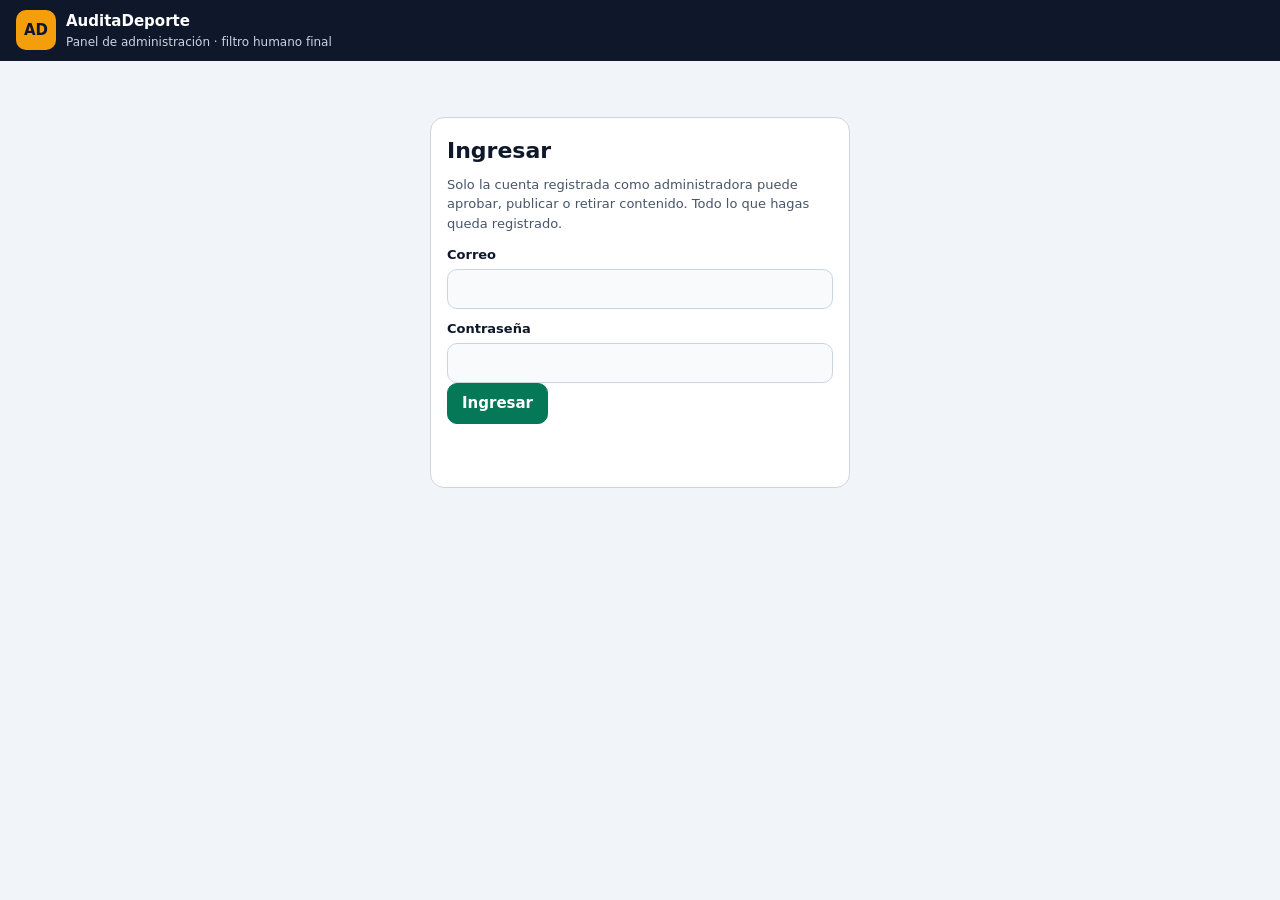
<file: admin.html>
<!DOCTYPE html>
<html lang="es">
<head>
<meta charset="UTF-8">
<meta name="viewport" content="width=device-width, initial-scale=1.0">
<meta name="robots" content="noindex, nofollow">
<meta name="referrer" content="no-referrer">
<meta http-equiv="Content-Security-Policy" content="default-src 'self'; script-src 'self'; style-src 'self'; img-src 'self' data: blob: https://*.supabase.co; connect-src 'self' https://*.supabase.co wss://*.supabase.co https://api.github.com; base-uri 'none'; form-action 'none'; object-src 'none'">
<title>AuditaDeporte · Panel de administración</title>
<link rel="stylesheet" href="admin.css">
<script src="supabase-js.min.js" defer></script>
<script src="admin.js" defer></script>
</head>
<body>
<a href="#principal" class="saltar">Saltar al contenido</a>

<header class="barra">
  <div class="marca"><span class="logo" aria-hidden="true">AD</span>
    <div><strong>AuditaDeporte</strong><small>Panel de administración · filtro humano final</small></div>
  </div>
  <div id="sesion" class="sesion" hidden>
    <span id="yo-email"></span>
    <button id="btn-salir" class="btn chico">Cerrar sesión</button>
  </div>
</header>

<main id="principal">
  <!-- ===== INGRESO ===== -->
  <section id="v-login" class="tarjeta login" aria-labelledby="t-login">
    <h1 id="t-login">Ingresar</h1>
    <p class="nota">Solo la cuenta registrada como administradora puede aprobar, publicar o retirar contenido. Todo lo que hagas queda registrado.</p>
    <form id="f-login" novalidate>
      <label for="l-email">Correo</label>
      <input id="l-email" type="email" autocomplete="username" required>
      <label for="l-pass">Contraseña</label>
      <input id="l-pass" type="password" autocomplete="current-password" required>
      <button class="btn primario" type="submit">Ingresar</button>
    </form>
    <form id="f-mfa" hidden novalidate>
      <label for="l-codigo">Código de tu app de autenticación (6 dígitos)</label>
      <input id="l-codigo" inputmode="numeric" autocomplete="one-time-code" pattern="[0-9]{6}" maxlength="6" required>
      <button class="btn primario" type="submit">Verificar</button>
    </form>
    <p id="login-estado" class="estado" role="status" aria-live="polite"></p>
    <p id="aviso-config" class="aviso" hidden>Falta completar <code>SUPABASE_URL</code> y la clave publicable en <code>admin.js</code> (bloque CONFIG).</p>
  </section>

  <!-- ===== PANEL ===== -->
  <section id="v-panel" hidden>
    <p id="aviso-latido" class="aviso" role="alert" hidden></p>
    <nav class="pestanas" role="tablist" aria-label="Secciones del panel">
      <button role="tab" data-tab="bandeja" aria-selected="true">Bandeja <span class="cuenta" id="c-bandeja"></span></button>
      <button role="tab" data-tab="alertas" aria-selected="false">Alertas <span class="cuenta alerta" id="c-vigia"></span></button>
      <button role="tab" data-tab="borradores" aria-selected="false">Borradores <span class="cuenta" id="c-borradores"></span></button>
      <button role="tab" data-tab="publicados" aria-selected="false">Publicado</button>
      <button role="tab" data-tab="fuentes" aria-selected="false">Fuentes</button>
      <button role="tab" data-tab="cargar" aria-selected="false">Cargar PDF</button>
      <button role="tab" data-tab="estado" aria-selected="false">Estado y métricas <span class="cuenta alerta" id="c-alertas"></span></button>
      <button role="tab" data-tab="historial" aria-selected="false">Historial</button>
      <button role="tab" data-tab="cuenta" aria-selected="false">Cuenta</button>
    </nav>

    <!-- Bandeja: lista + detalle -->
    <div id="p-bandeja" class="pestana" role="tabpanel">
      <div class="filtros" role="group" aria-label="Filtrar bandeja">
        <label>Origen
          <select id="f-origen">
            <option value="">Todo</option>
            <option value="cola">Agentes (documentos, redes, propuestas)</option>
            <option value="tip">Mensajes y réplicas</option>
            <option value="presentacion">Presentaciones de clubes</option>
            <option value="postulacion">Postulaciones de empresas</option>
          </select></label>
        <label>Estado de la mesa
          <select id="f-semaforo">
            <option value="">Todos</option>
            <option value="limpia">Sin observaciones</option>
            <option value="observada">Con observaciones</option>
            <option value="bloqueada">Bloqueados por la mesa</option>
          </select></label>
        <button id="btn-recargar" class="btn chico">Actualizar</button>
      </div>
      <div class="dividido">
        <ul id="lista" class="lista" aria-label="Ítems pendientes"></ul>
        <article id="detalle" class="tarjeta detalle" aria-live="polite">
          <p class="vacio">Elegí un ítem de la lista para revisarlo.</p>
        </article>
      </div>
    </div>

    <div id="p-borradores" class="pestana" role="tabpanel" hidden>
      <p class="nota">Registros que ya están en la base pero no se ven en el sitio. Publicá solo lo que hayas comprobado contra su fuente.</p>
      <div id="t-borradores"></div>
    </div>

    <div id="p-publicados" class="pestana" role="tabpanel" hidden>
      <p class="nota">Lo que hoy se ve en el sitio. Si algo es inexacto o llega una réplica que lo corrige, retiralo dejando el motivo.</p>
      <div id="t-publicados"></div>
    </div>

    <div id="p-alertas" class="pestana" role="tabpanel" hidden>
      <p class="nota">Lo que marca el vigía con reglas objetivas sobre lo que leyeron los agentes. <strong>Una alerta no es una acusación: es una pregunta para verificar.</strong> Nada de esto se publica. Cuando la resuelvas, contá qué verificaste: así se mide qué reglas aciertan.</p>
      <label class="check"><input type="checkbox" id="al-todas"> Ver también las resueltas</label>
      <div id="t-alertas"></div>
      <details class="tarjeta"><summary>Cuánto acierta cada regla</summary><div id="t-precision"></div></details>
      <details class="tarjeta"><summary>Qué normas leímos (cobertura por lugar y año)</summary><div id="t-cobertura"></div></details>
    </div>

    <div id="p-cargar" class="pestana" role="tabpanel" hidden>
      <p class="nota">Para sitios que rechazan las consultas automáticas (por ejemplo Almirante Brown). Bajá los documentos desde el sitio oficial como cualquier vecino, pegá el enlace de la página donde están publicados y subilos. Podés elegir <strong>varios a la vez</strong> (hasta 50): PDF, Word (.doc, .docx), OpenDocument (.odt, .ods), RTF, planillas (.xls, .xlsx, .csv), texto o imágenes escaneadas (.jpg, .png, .tif). El analista lo lee página por página (con OCR si es un escaneo), arma capturas con el pasaje resaltado y, si encuentra algo, lo deja en la Bandeja. Nada se publica sin que lo apruebes.</p>
      <form id="f-cargar" class="tarjeta grilla" novalidate>
        <label>Municipio o provincia donde se publicó<select id="fc-juris" required><option value="">Cargando…</option></select></label>
        <label>Club (opcional, si el documento es de un club)<select id="fc-club"><option value="">— Ninguno en particular —</option></select></label>
        <label>Enlace de la página donde están publicados<input id="fc-url" type="url" required placeholder="https://www.brown.gob.ar/boletin-oficial-2026/"></label>
        <label>Archivos (hasta 50, de hasta 50 MB cada uno)<input id="fc-archivo" type="file" multiple required
          accept=".pdf,.doc,.docx,.odt,.rtf,.xls,.xlsx,.ods,.csv,.txt,.jpg,.jpeg,.png,.tif,.tiff,.webp"></label>
        <div id="fc-lista" class="lote"></div>
        <div class="acciones"><button id="fc-enviar" class="btn primario">Subir y analizar</button> <span id="fc-estado" class="meta" role="status" aria-live="polite"></span></div>
      </form>
      <div id="t-cargados"></div>
      <h3>Reportes de ejecución presupuestaria leídos</h3>
      <p class="nota">Cuando subís un reporte del sistema RAFAM (ejecución de gastos o de recursos), el bot lo lee columna por columna, controla la aritmética y el crédito, y saca la línea de Deporte y recreación. Compará los números con el PDF y recién ahí publicá la línea de Deporte en la tarjeta del municipio.</p>
      <div id="t-ejecuciones"></div>
      <h3>Colectas relevadas (rifas, ventas, pedidos de fondos)</h3>
      <p class="nota">El bot las encuentra en el sitio de FABA y en las cuentas oficiales que puede leer. Entran sin revisar: aprobá las que son pedidos de fondos de un club, institución o selección, y descartá las de salud o de una persona en particular. Solo se guardan rasgos (para qué, cómo se pidió, torneo, monto declarado), nunca textos, nombres ni alias.</p>
      <details class="carga-colecta"><summary>Cargar a mano una colecta vista en una cuenta oficial</summary>
        <form id="f-colecta" class="form">
          <label>Cuenta (usuario, sin @)<input id="co-cuenta" required maxlength="60"></label>
          <label>Nombre visible<input id="co-nombre" required maxlength="100"></label>
          <label>Tipo de cuenta<select id="co-tipo"><option value="club">Club</option><option value="institucion">Institución o federación</option><option value="seleccion">Selección</option></select></label>
          <label>Fecha de la publicación<input id="co-fecha" type="date" required></label>
          <label>Enlace a la publicación<input id="co-url" type="url" required placeholder="https://www.instagram.com/p/…"></label>
          <fieldset><legend>Para qué</legend><div id="co-fin" class="checks"></div></fieldset>
          <fieldset><legend>Cómo se pidió</legend><div id="co-tipos" class="checks"></div></fieldset>
          <fieldset><legend>A quién se pidió</legend><div id="co-dest" class="checks"></div></fieldset>
          <fieldset><legend>Torneo</legend><div id="co-tor" class="checks"></div></fieldset>
          <label>Monto declarado (opcional)<input id="co-monto" type="number" min="0" step="1"></label>
          <label>Moneda<select id="co-moneda"><option>ARS</option><option>USD</option></select></label>
          <label>Fecha límite (opcional)<input id="co-limite" type="date"></label>
          <div class="acciones"><button class="btn primario">Guardar colecta</button></div>
        </form>
      </details>
      <div id="t-colectas"></div>
      <h3>Escudos de los clubes</h3>
      <p class="nota">El bot toma la foto de perfil de la cuenta oficial de Instagram de cada club y la propone como escudo. Aprobala solo si es el escudo (a veces es una foto de personas o de un evento).</p>
      <div id="t-escudos"></div>
      <details class="carga-colecta"><summary>Subir un escudo a mano</summary>
        <form id="f-escudo" class="form">
          <label>Club<select id="es-club" required><option value="">Elegí</option></select></label>
          <label>Imagen (JPG o PNG, hasta 1 MB)<input id="es-archivo" type="file" accept="image/jpeg,image/png" required></label>
          <label>De dónde sale<input id="es-fuente" required maxlength="120" placeholder="Sitio oficial de FABA, página del club…"></label>
          <div class="acciones"><button class="btn primario">Subir y dejar para aprobar</button></div>
        </form>
      </details>
      <h3>Autoridades de un club</h3>
      <p class="nota">Presidente, secretario, delegado ante FABA… Siempre con un enlace público que lo respalde (acta, publicación oficial del club, nota) y la fecha de esa fuente. Si se carga otra persona en el mismo cargo, la anterior queda como histórica.</p>
      <form id="f-autoridad" class="form">
        <label>Club<select id="au-club" required><option value="">Elegí</option></select></label>
        <label>Cargo<input id="au-cargo" required maxlength="60" placeholder="Presidente"></label>
        <label>Nombre y apellido<input id="au-nombre" required maxlength="100"></label>
        <label>Enlace a la fuente<input id="au-fuente" type="url" required placeholder="https://…"></label>
        <label>Fecha de la fuente<input id="au-fecha" type="date" required></label>
        <div class="acciones"><button class="btn primario">Guardar autoridad</button></div>
      </form>
      <h3>Barrido de cuentas de Instagram</h3>
      <p class="nota">El bot recorre todos los posteos de cada cuenta oficial, 150 consultas por día (el límite de Meta), y sigue donde quedó. Además de colectas marca otras publicaciones útiles: agradecimientos al Estado o a empresas, viajes, equipamiento nuevo, reclamos y avisos de torneo. Aprobá las que sirvan y descartá las de personas o salud.</p>
      <div id="t-barrido"></div>
      <h3>Convocatorias a torneos (avisos anónimos)</h3>
      <p class="nota">Lo que cargan los clubes desde la pestaña Deportistas: cuándo los avisaron, cuándo era el torneo y cuánto cubrió el municipio. El sitio muestra solo promedios. Borrá los avisos que estén claramente mal cargados.</p>
      <div id="t-convocatorias"></div>
    </div>

    <div id="p-fuentes" class="pestana" role="tabpanel" hidden>
      <p class="nota">Las páginas que revisan los agentes. Agregá solo fuentes oficiales o públicas. Una fuente "bloqueada" pidió no ser rastreada: no se fuerza.</p>
      <details class="tarjeta" id="d-fuente">
        <summary>Agregar o editar una fuente</summary>
        <form id="f-fuente" class="grilla" novalidate>
          <input type="hidden" id="ff-id">
          <label>Nombre<input id="ff-nombre" required maxlength="200"></label>
          <label>URL<input id="ff-url" type="url" required placeholder="https://…"></label>
          <label>Club o institución (slug)<input id="ff-slug" required placeholder="faba, copar, instituto-municipal-…"></label>
          <label>Tipo
            <select id="ff-tipo">
              <option value="boletin_oficial">Boletín oficial</option><option value="portal_transparencia">Portal de transparencia</option>
              <option value="igj">IGJ / registro de entidades</option><option value="compras">Compras públicas</option>
              <option value="concejo_deliberante">Concejo deliberante</option><option value="sitio_oficial">Sitio oficial</option>
              <option value="red_oficial">Feed de red oficial (RSS / YouTube)</option><option value="otro">Otro</option>
            </select></label>
          <label>Portal de origen
            <select id="ff-portal">
              <option value="sitio_oficial">Sitio oficial</option><option value="boletin_municipal">Boletín municipal</option>
              <option value="boletin_oficial_nacional">Boletín Oficial nacional</option><option value="presupuesto_abierto">Presupuesto Abierto</option>
              <option value="comprar">COMPR.AR</option><option value="red_social_oficial">Red social oficial</option><option value="otro">Otro</option>
            </select></label>
          <label>Cada cuántos días<input id="ff-frec" type="number" min="1" max="90" value="7"></label>
          <label class="check"><input id="ff-sitemap" type="checkbox"> Descubrir páginas nuevas por sitemap</label>
          <label>URL del sitemap (opcional)<input id="ff-smurl" type="url" placeholder="https://…/sitemap.xml"></label>
          <label>Patrón de URL (opcional)<input id="ff-patron" placeholder="resolucion|balance|ordenanza"></label>
          <label>Responsable<input id="ff-resp" maxlength="120"></label>
          <label class="ancho">Nota<input id="ff-nota" maxlength="300"></label>
          <div class="ancho acciones"><button class="btn primario" type="submit">Guardar fuente</button>
            <button class="btn" type="reset" id="ff-limpiar">Limpiar</button></div>
        </form>
      </details>
      <div id="t-fuentes"></div>
    </div>

    <div id="p-estado" class="pestana" role="tabpanel" hidden>
      <h2>Latido de los bots: ¿corrieron cuando tenían que correr?</h2>
      <p class="nota">Se lee de GitHub (repositorio público). Si un bot programado falla o no corre en el tiempo esperado, aparece marcado acá y con un aviso arriba del panel.</p>
      <div id="estado-latido"></div>
      <div id="estado-cobertura" class="kpis"></div>
      <h2>Alertas</h2><div id="estado-alertas"></div>
      <h2>Mesa: ¿cuánto coinciden los votantes con tus decisiones?</h2>
      <p class="nota">"Aprobó y vos rechazaste" son falsos positivos: esa regla hay que ajustarla. "Frenó y vos aprobaste" es exceso de celo.</p>
      <div id="estado-metricas"></div>
      <h2>Proponentes: ¿cuánto de lo que propone cada agente terminás aprobando?</h2>
      <div id="estado-proponentes"></div>
      <h2>Redes oficiales: ¿siguen activas?</h2>
      <p class="nota">Última lectura de cada cuenta de Instagram por la API oficial de Meta. "Sin acceso" significa que Meta todavía no permite leerla (hace falta el acceso ampliado).</p>
      <div id="estado-redes"></div>
      <h2>Últimas ejecuciones de los agentes</h2><div id="estado-ejecuciones"></div>
      <h2>Tus últimas acciones</h2><div id="estado-acciones"></div>
    </div>

    <div id="p-historial" class="pestana" role="tabpanel" hidden>
      <p class="nota">Lo ya resuelto, con quién y cuándo. Sirve para rendir cuentas.</p>
      <div id="t-historial"></div>
    </div>

    <div id="p-cuenta" class="pestana" role="tabpanel" hidden>
      <div class="tarjeta">
        <h2>Segundo factor (recomendado)</h2>
        <p class="nota">Con una app de autenticación (por ejemplo, la de tu celular), nadie puede entrar al panel solo con tu contraseña.</p>
        <p id="mfa-estado"></p>
        <button id="btn-mfa-alta" class="btn">Activar segundo factor</button>
        <div id="mfa-alta" hidden>
          <p>Escaneá este código con tu app y escribí el código de 6 dígitos que te muestra.</p>
          <img id="mfa-qr" alt="Código QR para la app de autenticación" width="200" height="200">
          <p class="nota">Si no podés escanear, cargá esta clave a mano: <code id="mfa-secreto"></code></p>
          <form id="f-mfa-alta" novalidate>
            <label for="mfa-codigo">Código</label>
            <input id="mfa-codigo" inputmode="numeric" maxlength="6" pattern="[0-9]{6}" required>
            <button class="btn primario" type="submit">Confirmar</button>
          </form>
        </div>
      </div>
    </div>
  </section>
</main>

<dialog id="dlg-confirmar" aria-labelledby="dc-titulo">
  <form method="dialog" class="dlg">
    <h2 id="dc-titulo">Confirmar</h2>
    <p id="dc-texto"></p>
    <div class="acciones">
      <button value="no" class="btn">Cancelar</button>
      <button value="si" class="btn primario" id="dc-si">Confirmar</button>
    </div>
  </form>
</dialog>
<div id="aviso" class="toast" role="status" aria-live="polite" hidden></div>
</body>
</html>
</file>
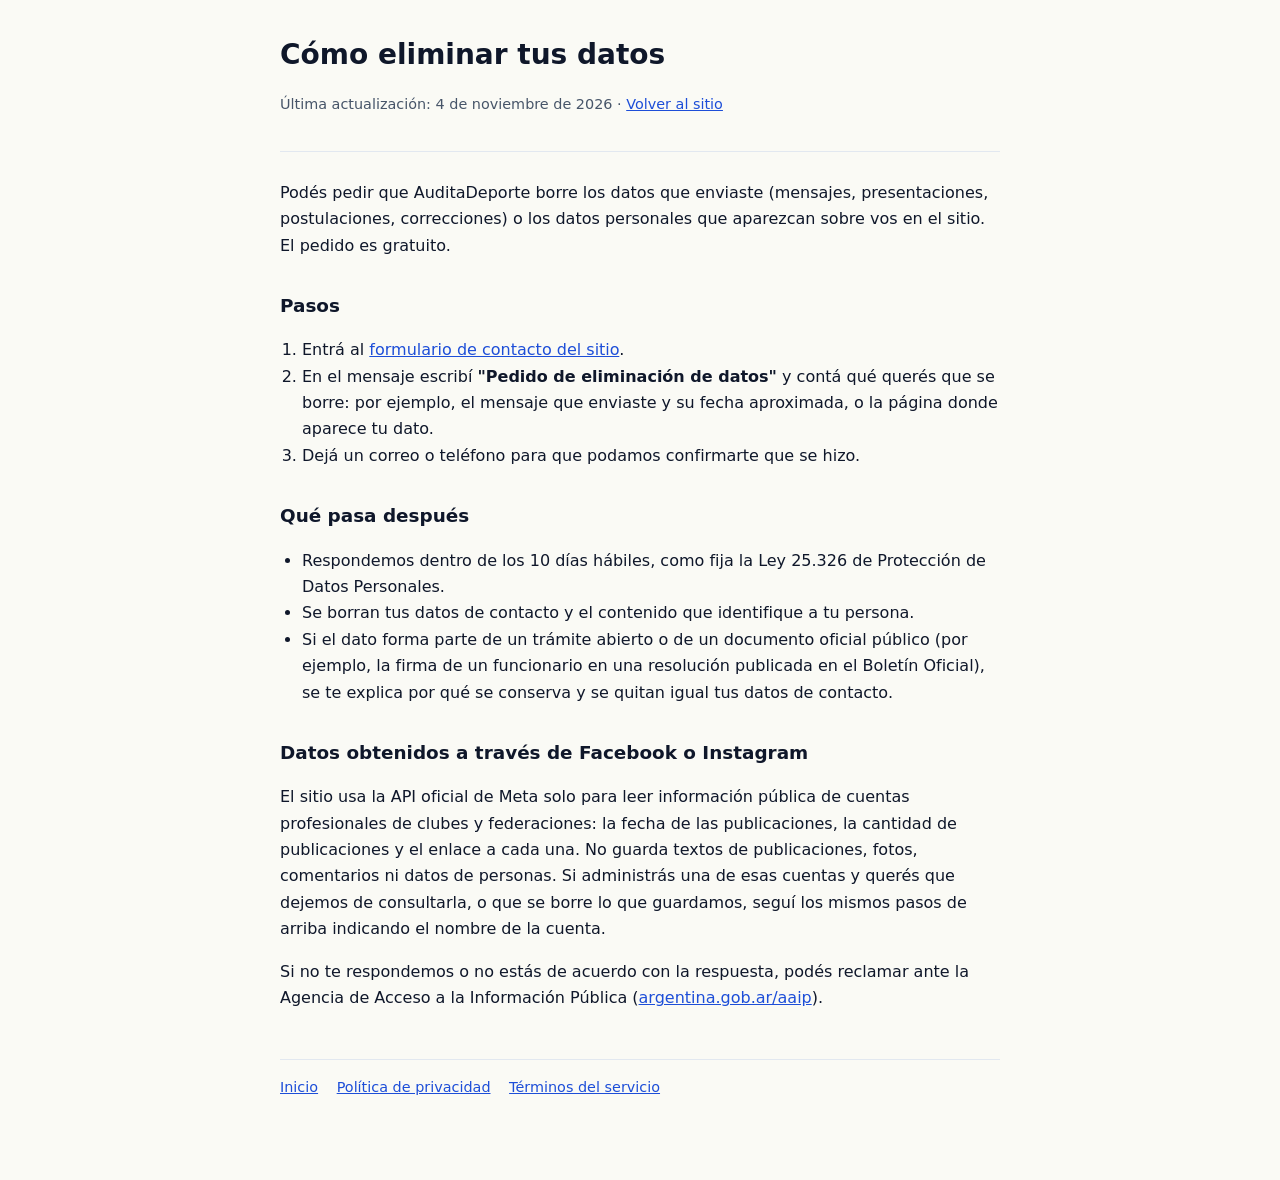
<file: eliminar-datos.html>
<!DOCTYPE html>
<html lang="es">
<head>
<meta charset="UTF-8">
<meta name="viewport" content="width=device-width, initial-scale=1.0">
<title>Eliminar mis datos — AuditaDeporte</title>
<meta name="description" content="Cómo pedir que AuditaDeporte borre los datos que enviaste o que aparecen sobre vos.">
<style>
  :root { --fondo: #fafaf5; --tinta: #0f172a; --tenue: #475569; --borde: #e2e8f0; }
  * { box-sizing: border-box; }
  body { margin: 0; background: var(--fondo); color: var(--tinta); font: 16px/1.65 system-ui, -apple-system, Segoe UI, Roboto, sans-serif; }
  main { max-width: 760px; margin: 0 auto; padding: 32px 20px 80px; }
  header { border-bottom: 1px solid var(--borde); padding-bottom: 20px; margin-bottom: 28px; }
  h1 { font-size: 1.75rem; margin: 0 0 6px; }
  h2 { font-size: 1.15rem; margin: 32px 0 8px; }
  .meta { color: var(--tenue); font-size: .9rem; }
  a { color: #1d4ed8; }
  ol, ul { padding-left: 22px; }
  footer { margin-top: 48px; padding-top: 16px; border-top: 1px solid var(--borde); color: var(--tenue); font-size: .9rem; }
  nav a { margin-right: 14px; }
</style>
</head>
<body>
<main>
  <header>
    <h1>Cómo eliminar tus datos</h1>
    <p class="meta">Última actualización: 4 de noviembre de 2026 · <a href="/">Volver al sitio</a></p>
  </header>

  <p>Podés pedir que AuditaDeporte borre los datos que enviaste (mensajes, presentaciones, postulaciones, correcciones) o los datos personales que aparezcan sobre vos en el sitio. El pedido es gratuito.</p>

  <h2>Pasos</h2>
  <ol>
    <li>Entrá al <a href="/#s-dato">formulario de contacto del sitio</a>.</li>
    <li>En el mensaje escribí <strong>"Pedido de eliminación de datos"</strong> y contá qué querés que se borre: por ejemplo, el mensaje que enviaste y su fecha aproximada, o la página donde aparece tu dato.</li>
    <li>Dejá un correo o teléfono para que podamos confirmarte que se hizo.</li>
  </ol>

  <h2>Qué pasa después</h2>
  <ul>
    <li>Respondemos dentro de los 10 días hábiles, como fija la Ley 25.326 de Protección de Datos Personales.</li>
    <li>Se borran tus datos de contacto y el contenido que identifique a tu persona.</li>
    <li>Si el dato forma parte de un trámite abierto o de un documento oficial público (por ejemplo, la firma de un funcionario en una resolución publicada en el Boletín Oficial), se te explica por qué se conserva y se quitan igual tus datos de contacto.</li>
  </ul>

  <h2>Datos obtenidos a través de Facebook o Instagram</h2>
  <p>El sitio usa la API oficial de Meta solo para leer información pública de cuentas profesionales de clubes y federaciones: la fecha de las publicaciones, la cantidad de publicaciones y el enlace a cada una. No guarda textos de publicaciones, fotos, comentarios ni datos de personas. Si administrás una de esas cuentas y querés que dejemos de consultarla, o que se borre lo que guardamos, seguí los mismos pasos de arriba indicando el nombre de la cuenta.</p>

  <p>Si no te respondemos o no estás de acuerdo con la respuesta, podés reclamar ante la Agencia de Acceso a la Información Pública (<a href="https://www.argentina.gob.ar/aaip" target="_blank" rel="noopener">argentina.gob.ar/aaip</a>).</p>

  <footer>
    <nav>
      <a href="/">Inicio</a>
      <a href="/privacidad.html">Política de privacidad</a>
      <a href="/terminos.html">Términos del servicio</a>
    </nav>
  </footer>
</main>
</body>
</html>
</file>
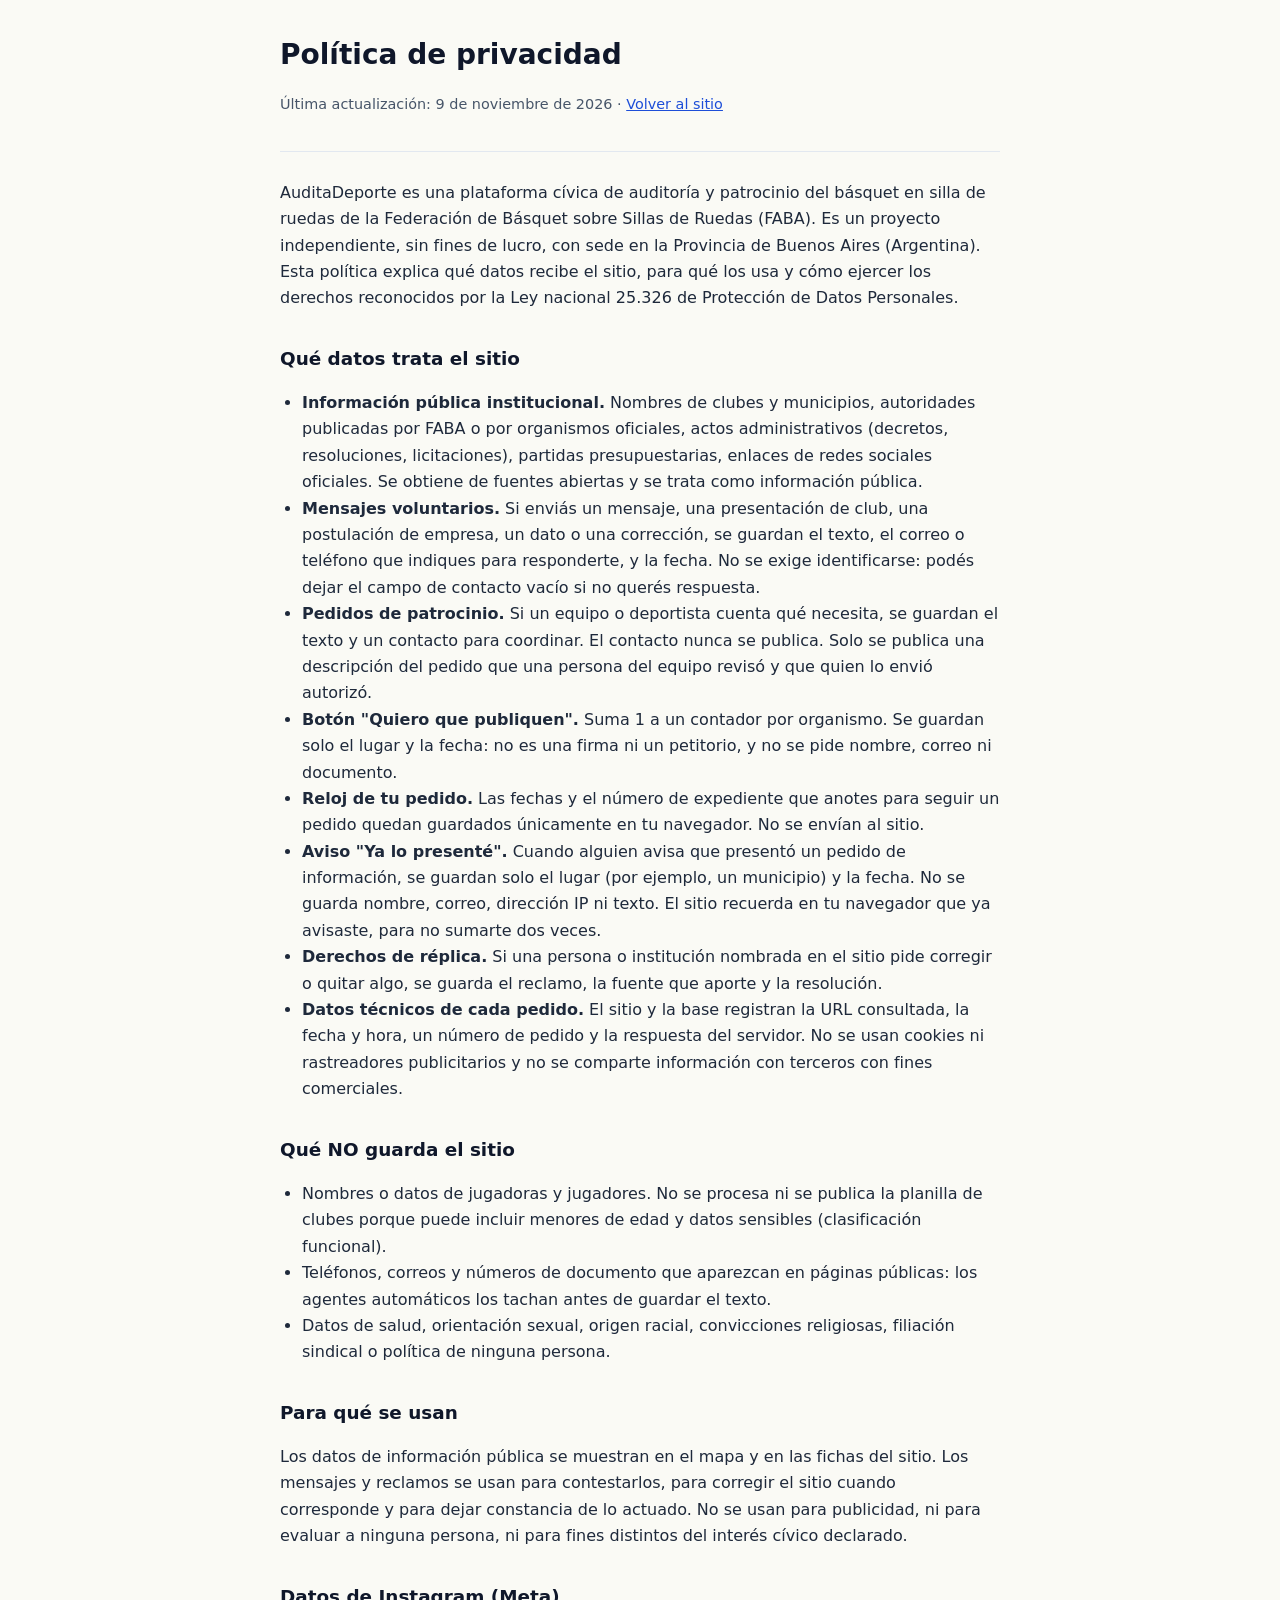
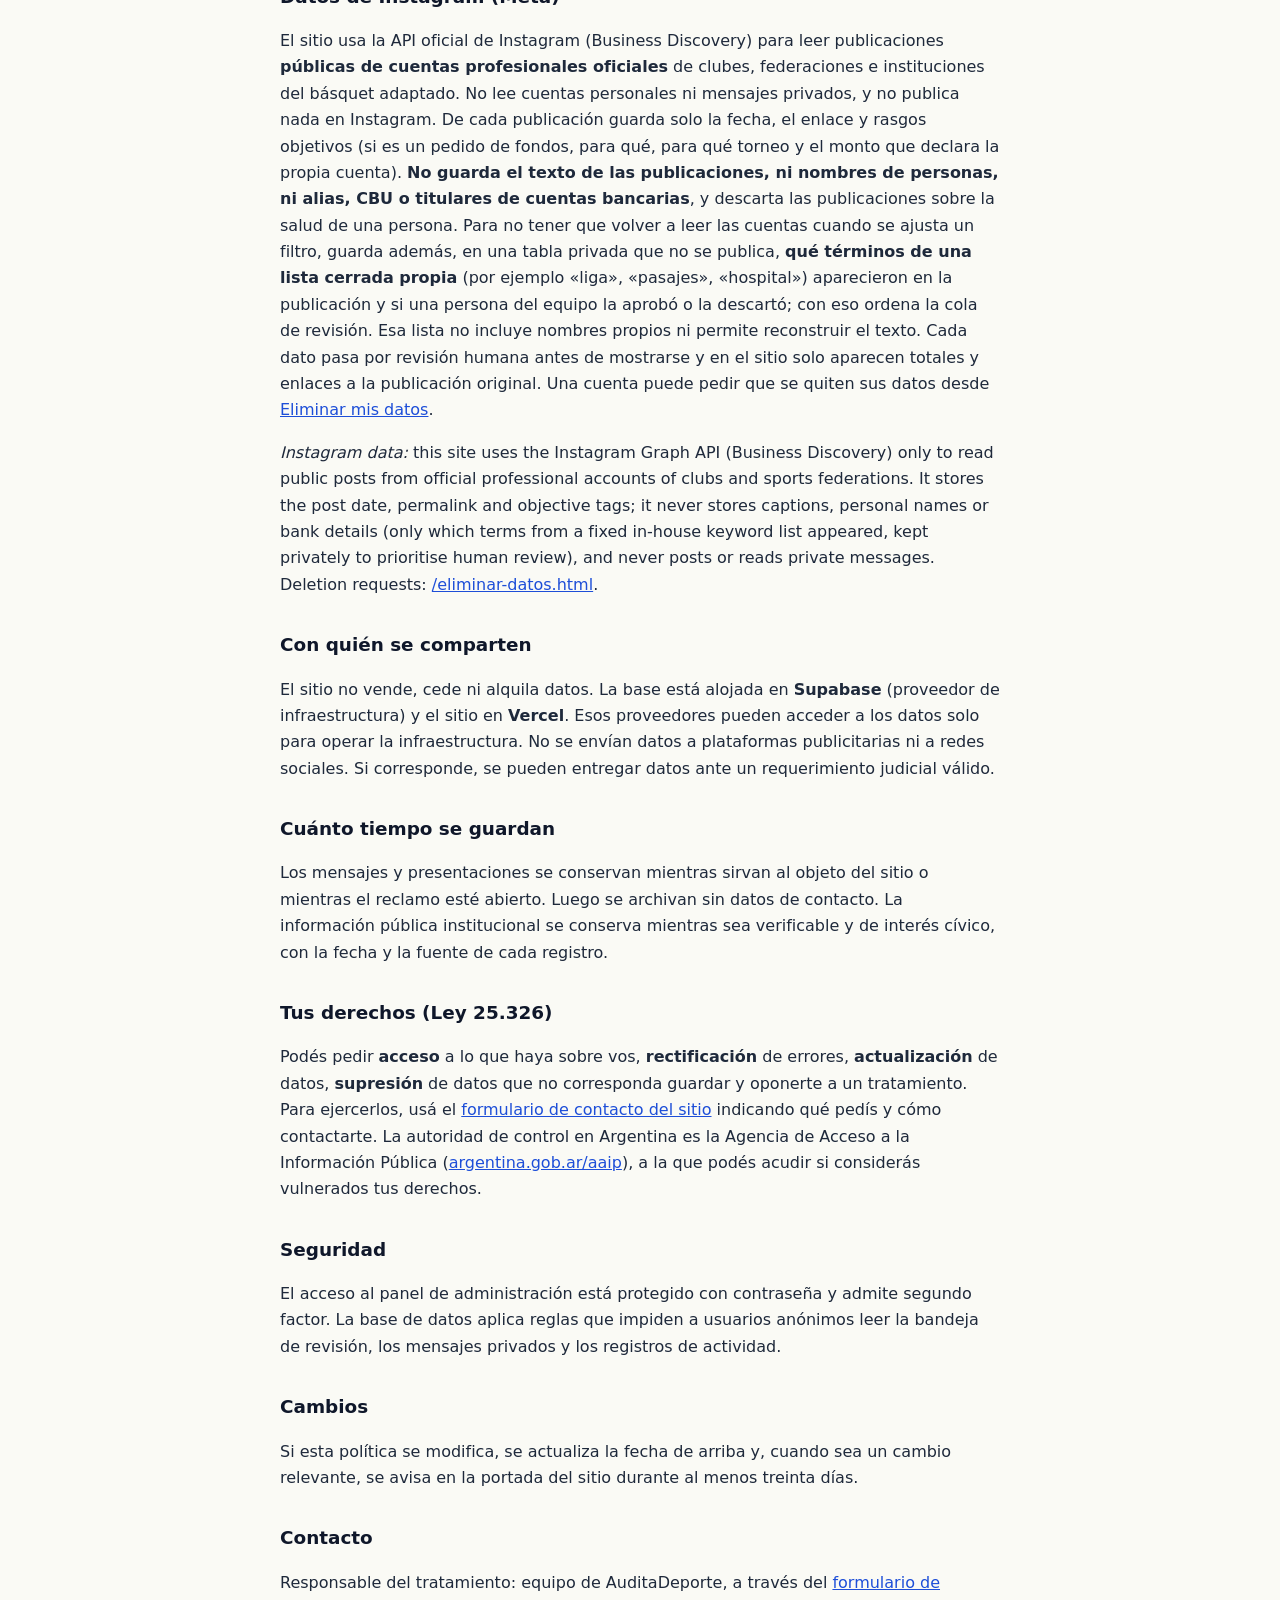
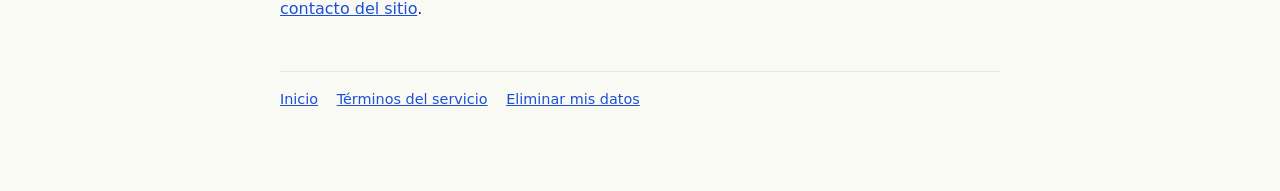
<file: privacidad.html>
<!DOCTYPE html>
<html lang="es">
<head>
<meta charset="UTF-8">
<meta name="viewport" content="width=device-width, initial-scale=1.0">
<title>Política de privacidad — AuditaDeporte</title>
<meta name="description" content="Qué datos trata AuditaDeporte, para qué, cuánto tiempo los conserva y cómo ejercer los derechos de la Ley 25.326.">
<style>
  :root { --fondo: #fafaf5; --tinta: #0f172a; --tenue: #475569; --borde: #e2e8f0; --marco: #f8fafc; }
  * { box-sizing: border-box; }
  body { margin: 0; background: var(--fondo); color: var(--tinta); font: 16px/1.65 system-ui, -apple-system, Segoe UI, Roboto, sans-serif; }
  main { max-width: 760px; margin: 0 auto; padding: 32px 20px 80px; }
  header { border-bottom: 1px solid var(--borde); padding-bottom: 20px; margin-bottom: 28px; }
  h1 { font-size: 1.75rem; margin: 0 0 6px; }
  h2 { font-size: 1.15rem; margin: 32px 0 8px; color: var(--tinta); }
  p, li { color: #1e293b; }
  .meta { color: var(--tenue); font-size: .9rem; }
  a { color: #1d4ed8; }
  .aviso { background: var(--marco); border: 1px solid var(--borde); border-radius: 10px; padding: 14px 18px; margin: 16px 0; }
  ul { padding-left: 22px; }
  footer { margin-top: 48px; padding-top: 16px; border-top: 1px solid var(--borde); color: var(--tenue); font-size: .9rem; }
  nav a { margin-right: 14px; }
</style>
</head>
<body>
<main>
  <header>
    <h1>Política de privacidad</h1>
    <p class="meta">Última actualización: 9 de noviembre de 2026 · <a href="/">Volver al sitio</a></p>
  </header>

  <p>AuditaDeporte es una plataforma cívica de auditoría y patrocinio del básquet en silla de ruedas de la Federación de Básquet sobre Sillas de Ruedas (FABA). Es un proyecto independiente, sin fines de lucro, con sede en la Provincia de Buenos Aires (Argentina). Esta política explica qué datos recibe el sitio, para qué los usa y cómo ejercer los derechos reconocidos por la Ley nacional 25.326 de Protección de Datos Personales.</p>

  <h2>Qué datos trata el sitio</h2>
  <ul>
    <li><strong>Información pública institucional.</strong> Nombres de clubes y municipios, autoridades publicadas por FABA o por organismos oficiales, actos administrativos (decretos, resoluciones, licitaciones), partidas presupuestarias, enlaces de redes sociales oficiales. Se obtiene de fuentes abiertas y se trata como información pública.</li>
    <li><strong>Mensajes voluntarios.</strong> Si enviás un mensaje, una presentación de club, una postulación de empresa, un dato o una corrección, se guardan el texto, el correo o teléfono que indiques para responderte, y la fecha. No se exige identificarse: podés dejar el campo de contacto vacío si no querés respuesta.</li>
    <li><strong>Pedidos de patrocinio.</strong> Si un equipo o deportista cuenta qué necesita, se guardan el texto y un contacto para coordinar. El contacto nunca se publica. Solo se publica una descripción del pedido que una persona del equipo revisó y que quien lo envió autorizó.</li>
    <li><strong>Botón "Quiero que publiquen".</strong> Suma 1 a un contador por organismo. Se guardan solo el lugar y la fecha: no es una firma ni un petitorio, y no se pide nombre, correo ni documento.</li>
    <li><strong>Reloj de tu pedido.</strong> Las fechas y el número de expediente que anotes para seguir un pedido quedan guardados únicamente en tu navegador. No se envían al sitio.</li>
    <li><strong>Aviso "Ya lo presenté".</strong> Cuando alguien avisa que presentó un pedido de información, se guardan solo el lugar (por ejemplo, un municipio) y la fecha. No se guarda nombre, correo, dirección IP ni texto. El sitio recuerda en tu navegador que ya avisaste, para no sumarte dos veces.</li>
    <li><strong>Derechos de réplica.</strong> Si una persona o institución nombrada en el sitio pide corregir o quitar algo, se guarda el reclamo, la fuente que aporte y la resolución.</li>
    <li><strong>Datos técnicos de cada pedido.</strong> El sitio y la base registran la URL consultada, la fecha y hora, un número de pedido y la respuesta del servidor. No se usan cookies ni rastreadores publicitarios y no se comparte información con terceros con fines comerciales.</li>
  </ul>

  <h2>Qué NO guarda el sitio</h2>
  <ul>
    <li>Nombres o datos de jugadoras y jugadores. No se procesa ni se publica la planilla de clubes porque puede incluir menores de edad y datos sensibles (clasificación funcional).</li>
    <li>Teléfonos, correos y números de documento que aparezcan en páginas públicas: los agentes automáticos los tachan antes de guardar el texto.</li>
    <li>Datos de salud, orientación sexual, origen racial, convicciones religiosas, filiación sindical o política de ninguna persona.</li>
  </ul>

  <h2>Para qué se usan</h2>
  <p>Los datos de información pública se muestran en el mapa y en las fichas del sitio. Los mensajes y reclamos se usan para contestarlos, para corregir el sitio cuando corresponde y para dejar constancia de lo actuado. No se usan para publicidad, ni para evaluar a ninguna persona, ni para fines distintos del interés cívico declarado.</p>

  <h2>Datos de Instagram (Meta)</h2>
  <p>El sitio usa la API oficial de Instagram (Business Discovery) para leer publicaciones <strong>públicas de cuentas profesionales oficiales</strong> de clubes, federaciones e instituciones del básquet adaptado. No lee cuentas personales ni mensajes privados, y no publica nada en Instagram. De cada publicación guarda solo la fecha, el enlace y rasgos objetivos (si es un pedido de fondos, para qué, para qué torneo y el monto que declara la propia cuenta). <strong>No guarda el texto de las publicaciones, ni nombres de personas, ni alias, CBU o titulares de cuentas bancarias</strong>, y descarta las publicaciones sobre la salud de una persona. Para no tener que volver a leer las cuentas cuando se ajusta un filtro, guarda además, en una tabla privada que no se publica, <strong>qué términos de una lista cerrada propia</strong> (por ejemplo «liga», «pasajes», «hospital») aparecieron en la publicación y si una persona del equipo la aprobó o la descartó; con eso ordena la cola de revisión. Esa lista no incluye nombres propios ni permite reconstruir el texto. Cada dato pasa por revisión humana antes de mostrarse y en el sitio solo aparecen totales y enlaces a la publicación original. Una cuenta puede pedir que se quiten sus datos desde <a href="/eliminar-datos.html">Eliminar mis datos</a>.</p>
  <p><em>Instagram data:</em> this site uses the Instagram Graph API (Business Discovery) only to read public posts from official professional accounts of clubs and sports federations. It stores the post date, permalink and objective tags; it never stores captions, personal names or bank details (only which terms from a fixed in-house keyword list appeared, kept privately to prioritise human review), and never posts or reads private messages. Deletion requests: <a href="/eliminar-datos.html">/eliminar-datos.html</a>.</p>

  <h2>Con quién se comparten</h2>
  <p>El sitio no vende, cede ni alquila datos. La base está alojada en <strong>Supabase</strong> (proveedor de infraestructura) y el sitio en <strong>Vercel</strong>. Esos proveedores pueden acceder a los datos solo para operar la infraestructura. No se envían datos a plataformas publicitarias ni a redes sociales. Si corresponde, se pueden entregar datos ante un requerimiento judicial válido.</p>

  <h2>Cuánto tiempo se guardan</h2>
  <p>Los mensajes y presentaciones se conservan mientras sirvan al objeto del sitio o mientras el reclamo esté abierto. Luego se archivan sin datos de contacto. La información pública institucional se conserva mientras sea verificable y de interés cívico, con la fecha y la fuente de cada registro.</p>

  <h2>Tus derechos (Ley 25.326)</h2>
  <p>Podés pedir <strong>acceso</strong> a lo que haya sobre vos, <strong>rectificación</strong> de errores, <strong>actualización</strong> de datos, <strong>supresión</strong> de datos que no corresponda guardar y oponerte a un tratamiento. Para ejercerlos, usá el <a href="/#s-dato">formulario de contacto del sitio</a> indicando qué pedís y cómo contactarte. La autoridad de control en Argentina es la Agencia de Acceso a la Información Pública (<a href="https://www.argentina.gob.ar/aaip" target="_blank" rel="noopener">argentina.gob.ar/aaip</a>), a la que podés acudir si considerás vulnerados tus derechos.</p>

  <h2>Seguridad</h2>
  <p>El acceso al panel de administración está protegido con contraseña y admite segundo factor. La base de datos aplica reglas que impiden a usuarios anónimos leer la bandeja de revisión, los mensajes privados y los registros de actividad.</p>

  <h2>Cambios</h2>
  <p>Si esta política se modifica, se actualiza la fecha de arriba y, cuando sea un cambio relevante, se avisa en la portada del sitio durante al menos treinta días.</p>

  <h2>Contacto</h2>
  <p>Responsable del tratamiento: equipo de AuditaDeporte, a través del <a href="/#s-dato">formulario de contacto del sitio</a>.</p>

  <footer>
    <nav>
      <a href="/">Inicio</a>
      <a href="/terminos.html">Términos del servicio</a>
      <a href="/eliminar-datos.html">Eliminar mis datos</a>
    </nav>
  </footer>
</main>
</body>
</html>
</file>
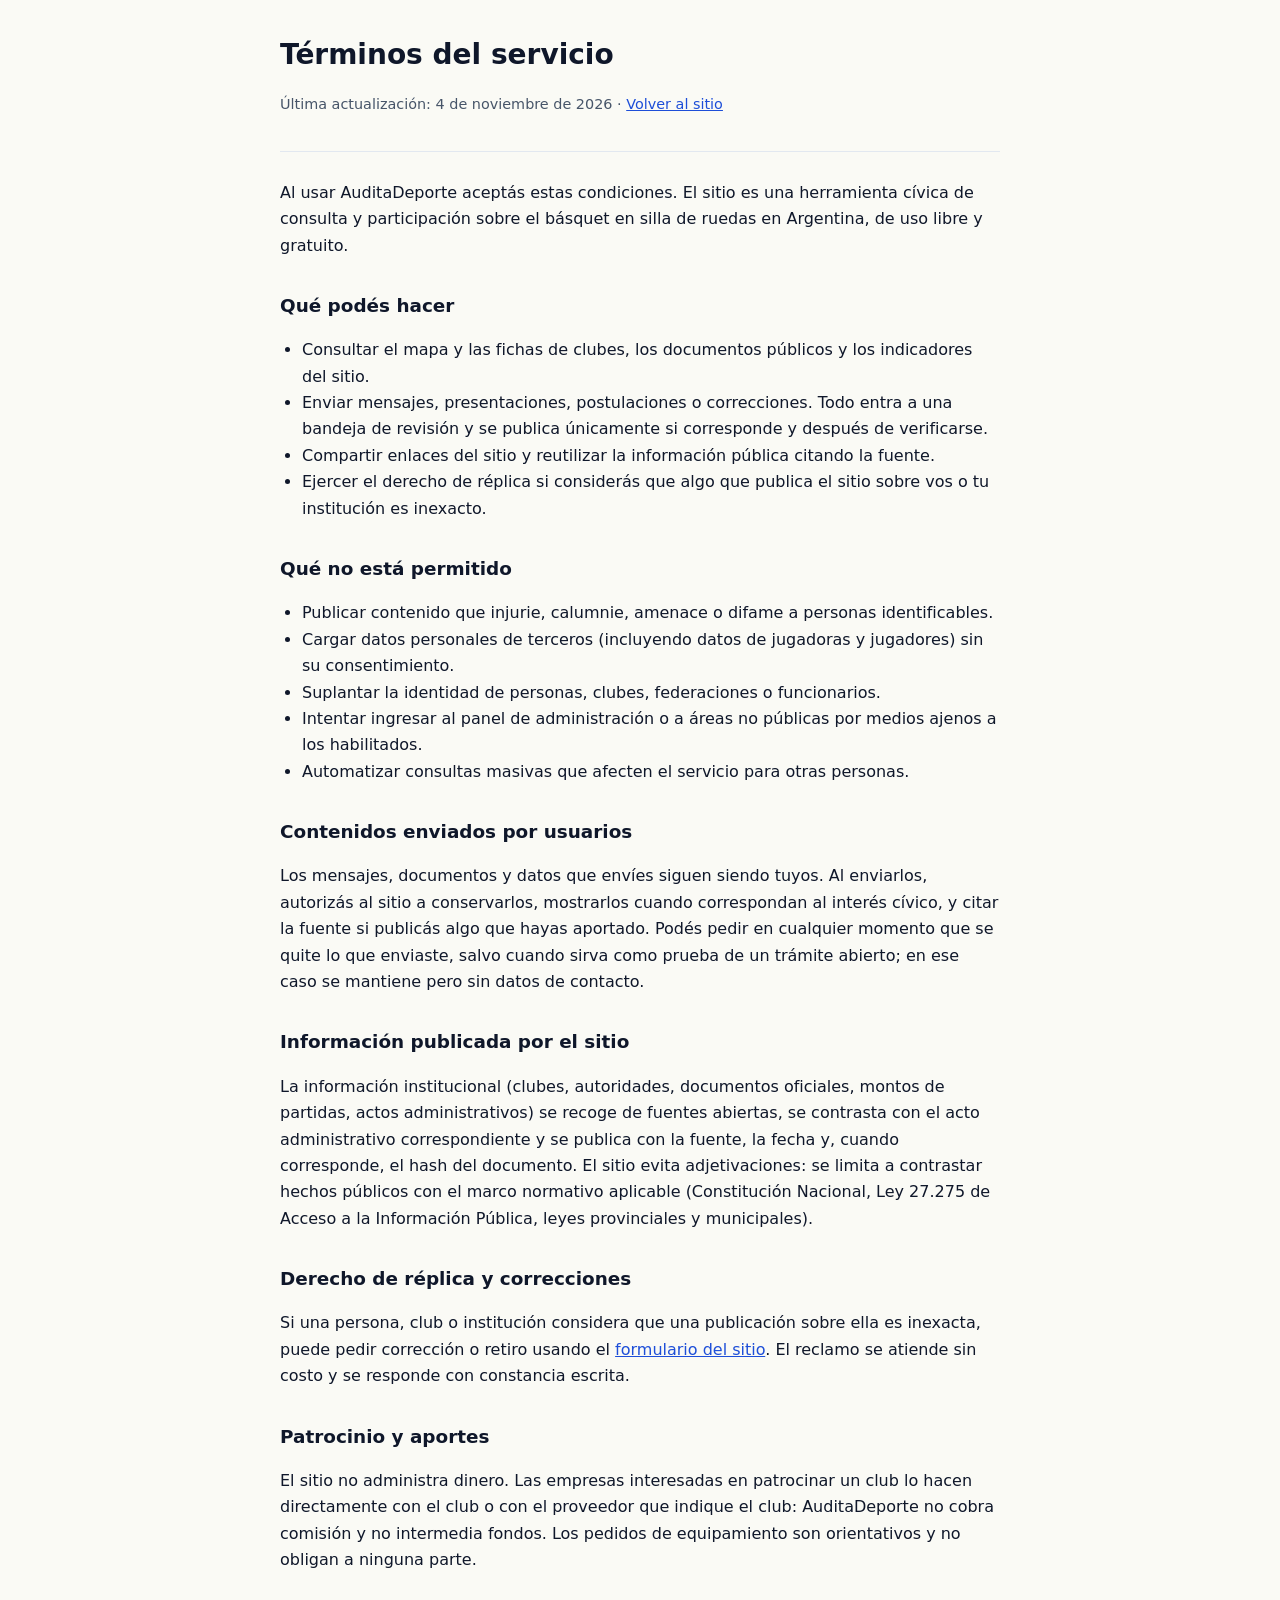
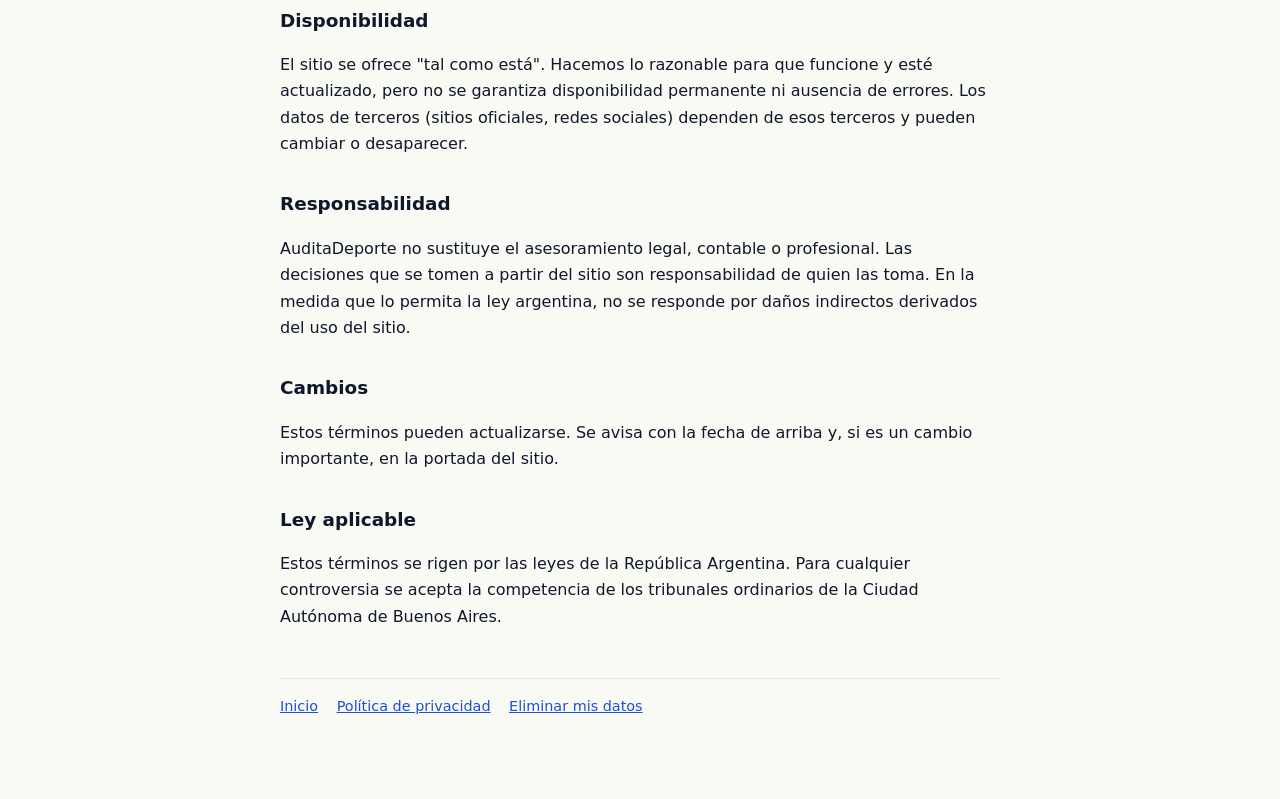
<file: terminos.html>
<!DOCTYPE html>
<html lang="es">
<head>
<meta charset="UTF-8">
<meta name="viewport" content="width=device-width, initial-scale=1.0">
<title>Términos del servicio — AuditaDeporte</title>
<meta name="description" content="Reglas de uso de AuditaDeporte: qué podés hacer en el sitio, cómo se tratan los contenidos y los límites de responsabilidad.">
<style>
  :root { --fondo: #fafaf5; --tinta: #0f172a; --tenue: #475569; --borde: #e2e8f0; --marco: #f8fafc; }
  * { box-sizing: border-box; }
  body { margin: 0; background: var(--fondo); color: var(--tinta); font: 16px/1.65 system-ui, -apple-system, Segoe UI, Roboto, sans-serif; }
  main { max-width: 760px; margin: 0 auto; padding: 32px 20px 80px; }
  header { border-bottom: 1px solid var(--borde); padding-bottom: 20px; margin-bottom: 28px; }
  h1 { font-size: 1.75rem; margin: 0 0 6px; }
  h2 { font-size: 1.15rem; margin: 32px 0 8px; }
  .meta { color: var(--tenue); font-size: .9rem; }
  a { color: #1d4ed8; }
  ul { padding-left: 22px; }
  footer { margin-top: 48px; padding-top: 16px; border-top: 1px solid var(--borde); color: var(--tenue); font-size: .9rem; }
  nav a { margin-right: 14px; }
</style>
</head>
<body>
<main>
  <header>
    <h1>Términos del servicio</h1>
    <p class="meta">Última actualización: 4 de noviembre de 2026 · <a href="/">Volver al sitio</a></p>
  </header>

  <p>Al usar AuditaDeporte aceptás estas condiciones. El sitio es una herramienta cívica de consulta y participación sobre el básquet en silla de ruedas en Argentina, de uso libre y gratuito.</p>

  <h2>Qué podés hacer</h2>
  <ul>
    <li>Consultar el mapa y las fichas de clubes, los documentos públicos y los indicadores del sitio.</li>
    <li>Enviar mensajes, presentaciones, postulaciones o correcciones. Todo entra a una bandeja de revisión y se publica únicamente si corresponde y después de verificarse.</li>
    <li>Compartir enlaces del sitio y reutilizar la información pública citando la fuente.</li>
    <li>Ejercer el derecho de réplica si considerás que algo que publica el sitio sobre vos o tu institución es inexacto.</li>
  </ul>

  <h2>Qué no está permitido</h2>
  <ul>
    <li>Publicar contenido que injurie, calumnie, amenace o difame a personas identificables.</li>
    <li>Cargar datos personales de terceros (incluyendo datos de jugadoras y jugadores) sin su consentimiento.</li>
    <li>Suplantar la identidad de personas, clubes, federaciones o funcionarios.</li>
    <li>Intentar ingresar al panel de administración o a áreas no públicas por medios ajenos a los habilitados.</li>
    <li>Automatizar consultas masivas que afecten el servicio para otras personas.</li>
  </ul>

  <h2>Contenidos enviados por usuarios</h2>
  <p>Los mensajes, documentos y datos que envíes siguen siendo tuyos. Al enviarlos, autorizás al sitio a conservarlos, mostrarlos cuando correspondan al interés cívico, y citar la fuente si publicás algo que hayas aportado. Podés pedir en cualquier momento que se quite lo que enviaste, salvo cuando sirva como prueba de un trámite abierto; en ese caso se mantiene pero sin datos de contacto.</p>

  <h2>Información publicada por el sitio</h2>
  <p>La información institucional (clubes, autoridades, documentos oficiales, montos de partidas, actos administrativos) se recoge de fuentes abiertas, se contrasta con el acto administrativo correspondiente y se publica con la fuente, la fecha y, cuando corresponde, el hash del documento. El sitio evita adjetivaciones: se limita a contrastar hechos públicos con el marco normativo aplicable (Constitución Nacional, Ley 27.275 de Acceso a la Información Pública, leyes provinciales y municipales).</p>

  <h2>Derecho de réplica y correcciones</h2>
  <p>Si una persona, club o institución considera que una publicación sobre ella es inexacta, puede pedir corrección o retiro usando el <a href="/#s-dato">formulario del sitio</a>. El reclamo se atiende sin costo y se responde con constancia escrita.</p>

  <h2>Patrocinio y aportes</h2>
  <p>El sitio no administra dinero. Las empresas interesadas en patrocinar un club lo hacen directamente con el club o con el proveedor que indique el club: AuditaDeporte no cobra comisión y no intermedia fondos. Los pedidos de equipamiento son orientativos y no obligan a ninguna parte.</p>

  <h2>Disponibilidad</h2>
  <p>El sitio se ofrece "tal como está". Hacemos lo razonable para que funcione y esté actualizado, pero no se garantiza disponibilidad permanente ni ausencia de errores. Los datos de terceros (sitios oficiales, redes sociales) dependen de esos terceros y pueden cambiar o desaparecer.</p>

  <h2>Responsabilidad</h2>
  <p>AuditaDeporte no sustituye el asesoramiento legal, contable o profesional. Las decisiones que se tomen a partir del sitio son responsabilidad de quien las toma. En la medida que lo permita la ley argentina, no se responde por daños indirectos derivados del uso del sitio.</p>

  <h2>Cambios</h2>
  <p>Estos términos pueden actualizarse. Se avisa con la fecha de arriba y, si es un cambio importante, en la portada del sitio.</p>

  <h2>Ley aplicable</h2>
  <p>Estos términos se rigen por las leyes de la República Argentina. Para cualquier controversia se acepta la competencia de los tribunales ordinarios de la Ciudad Autónoma de Buenos Aires.</p>

  <footer>
    <nav>
      <a href="/">Inicio</a>
      <a href="/privacidad.html">Política de privacidad</a>
      <a href="/eliminar-datos.html">Eliminar mis datos</a>
    </nav>
  </footer>
</main>
</body>
</html>
</file>
<file: admin.css>
:root {
  --fondo: #f1f5f9; --sup: #ffffff; --sup2: #f8fafc; --texto: #0f172a; --suave: #475569; --borde: #cbd5e1;
  --barra: #0f172a; --acento: #f59e0b; --acento-suave: #fffbeb;
  --ok: #047857; --ok-suave: #ecfdf5; --obs: #b45309; --obs-suave: #fef3c7; --mal: #be123c; --mal-suave: #ffe4e6;
  --enlace: #1d4ed8; --radio: 14px;
  color-scheme: light;
}
@media (prefers-color-scheme: dark) {
  :root:not([data-theme="light"]) {
    --fondo: #0b1220; --sup: #111a2e; --sup2: #0f1729; --texto: #e2e8f0; --suave: #94a3b8; --borde: #334155;
    --barra: #020617; --acento-suave: #3a2a06; --ok: #34d399; --ok-suave: #052e22; --obs: #fbbf24; --obs-suave: #3a2a06;
    --mal: #fb7185; --mal-suave: #3b0a16; --enlace: #93c5fd; color-scheme: dark;
  }
}
* { box-sizing: border-box; }
body { margin: 0; background: var(--fondo); color: var(--texto); font: 15px/1.5 system-ui, -apple-system, "Segoe UI", Roboto, sans-serif; }
a { color: var(--enlace); overflow-wrap: anywhere; }
code { font-size: .85em; background: var(--sup2); border: 1px solid var(--borde); border-radius: 6px; padding: 1px 5px; overflow-wrap: anywhere; }
:focus-visible { outline: 3px solid var(--acento); outline-offset: 2px; border-radius: 6px; }
.saltar { position: absolute; left: -9999px; } .saltar:focus { left: 8px; top: 8px; z-index: 99; background: var(--acento); color: #0f172a; padding: 8px 12px; border-radius: 8px; }
[hidden] { display: none !important; }

.barra { background: var(--barra); color: #fff; display: flex; align-items: center; justify-content: space-between; gap: 12px; padding: 10px 16px; flex-wrap: wrap; position: sticky; top: 0; z-index: 10; }
.marca { display: flex; align-items: center; gap: 10px; } .marca small { display: block; color: #cbd5e1; font-size: 12px; }
.logo { display: grid; place-items: center; width: 40px; height: 40px; border-radius: 10px; background: var(--acento); color: #0f172a; font-weight: 900; }
.sesion { display: flex; align-items: center; gap: 10px; font-size: 13px; color: #cbd5e1; overflow-wrap: anywhere; }
main { max-width: 1280px; margin: 0 auto; padding: 16px; }
h1 { font-size: 22px; margin: 0 0 8px; } h2 { font-size: 17px; margin: 22px 0 8px; } h3 { font-size: 15px; margin: 14px 0 6px; }

.tarjeta { background: var(--sup); border: 1px solid var(--borde); border-radius: var(--radio); padding: 16px; }
.login { max-width: 420px; margin: 40px auto; }
.nota { color: var(--suave); font-size: 13px; margin: 4px 0 12px; }
.aviso { background: var(--obs-suave); color: var(--obs); border-radius: 10px; padding: 10px; font-size: 13px; }
.estado { min-height: 1.4em; font-size: 14px; }
label { display: block; font-size: 13px; font-weight: 600; margin: 10px 0 4px; }
label.check { display: flex; gap: 8px; align-items: center; font-weight: 500; }
input, select, textarea { width: 100%; font: inherit; color: var(--texto); background: var(--sup2); border: 1px solid var(--borde); border-radius: 10px; padding: 8px 10px; }
input[type="checkbox"] { width: auto; }
textarea { min-height: 96px; resize: vertical; }
.btn { font: inherit; font-weight: 700; border: 1px solid var(--borde); background: var(--sup); color: var(--texto); border-radius: 10px; padding: 8px 14px; cursor: pointer; min-height: 40px; }
.btn:hover { border-color: var(--suave); }
.btn.chico { min-height: 32px; padding: 4px 10px; font-size: 13px; }
.btn.primario { background: var(--ok); border-color: var(--ok); color: #fff; }
.btn.peligro { background: var(--mal); border-color: var(--mal); color: #fff; }
.btn[disabled] { opacity: .55; cursor: not-allowed; }
.acciones { display: flex; flex-wrap: wrap; gap: 8px; margin-top: 12px; }

.pestanas { display: flex; gap: 6px; overflow-x: auto; padding-bottom: 6px; margin-bottom: 12px; border-bottom: 1px solid var(--borde); }
.pestanas button { font: inherit; font-weight: 600; white-space: nowrap; background: none; border: 1px solid transparent; border-radius: 10px 10px 0 0; padding: 8px 12px; color: var(--suave); cursor: pointer; }
.pestanas button[aria-selected="true"] { color: var(--texto); background: var(--acento-suave); border-color: var(--acento); }
.cuenta { display: inline-block; min-width: 20px; padding: 0 6px; border-radius: 999px; background: var(--borde); color: var(--texto); font-size: 12px; text-align: center; }
.cuenta:empty { display: none; } .cuenta.alerta { background: var(--mal); color: #fff; }

.filtros { display: flex; flex-wrap: wrap; gap: 12px; align-items: end; margin-bottom: 12px; }
.filtros label { margin: 0; } .filtros select { min-width: 200px; }
.dividido { display: grid; grid-template-columns: minmax(260px, 380px) 1fr; gap: 14px; align-items: start; }
@media (max-width: 860px) { .dividido { grid-template-columns: 1fr; } }
.lista { list-style: none; margin: 0; padding: 0; display: grid; gap: 8px; max-height: 75vh; overflow: auto; }
.lista button { width: 100%; text-align: left; font: inherit; color: var(--texto); background: var(--sup); border: 1px solid var(--borde); border-left: 5px solid var(--borde); border-radius: 12px; padding: 10px 12px; cursor: pointer; }
.lista button[aria-current="true"] { outline: 2px solid var(--acento); }
.lista .limpia { border-left-color: var(--ok); } .lista .observada { border-left-color: var(--obs); } .lista .bloqueada { border-left-color: var(--mal); }
.lista strong { display: block; font-size: 14px; overflow-wrap: anywhere; }
.meta { color: var(--suave); font-size: 12px; overflow-wrap: anywhere; }
.chip { display: inline-block; font-size: 11px; font-weight: 700; padding: 1px 8px; border-radius: 999px; background: var(--sup2); border: 1px solid var(--borde); margin-right: 4px; }
.chip.ok { background: var(--ok-suave); color: var(--ok); border-color: transparent; }
.chip.obs { background: var(--obs-suave); color: var(--obs); border-color: transparent; }
.chip.mal { background: var(--mal-suave); color: var(--mal); border-color: transparent; }
.detalle { min-height: 240px; } .vacio { color: var(--suave); }
.campo { margin: 6px 0; overflow-wrap: anywhere; } .campo b { color: var(--suave); font-weight: 600; margin-right: 6px; }
.cita { background: var(--sup2); border-left: 4px solid var(--acento); padding: 8px 12px; border-radius: 8px; white-space: pre-wrap; overflow-wrap: anywhere; }
.bloque { border-top: 1px solid var(--borde); margin-top: 14px; padding-top: 10px; }
.pistas { font-size: 13px; color: var(--obs); margin: 4px 0; padding-left: 18px; }
.oculto-dato { filter: blur(5px); cursor: pointer; user-select: none; }

table { width: 100%; border-collapse: collapse; font-size: 13px; background: var(--sup); border: 1px solid var(--borde); border-radius: 12px; overflow: hidden; }
th, td { text-align: left; padding: 8px 10px; border-bottom: 1px solid var(--borde); vertical-align: top; overflow-wrap: anywhere; }
th { background: var(--sup2); font-weight: 700; }
.tabla-env { overflow-x: auto; }
.kpis { display: grid; grid-template-columns: repeat(auto-fit, minmax(170px, 1fr)); gap: 10px; }
.kpi { background: var(--sup); border: 1px solid var(--borde); border-radius: 12px; padding: 12px; }
.kpi b { display: block; font-size: 24px; } .kpi span { color: var(--suave); font-size: 12px; }
.grilla { display: grid; grid-template-columns: repeat(auto-fit, minmax(240px, 1fr)); gap: 0 14px; }
.grilla .ancho { grid-column: 1 / -1; }
details summary { cursor: pointer; font-weight: 700; }
#d-fuente { margin-bottom: 12px; }

dialog { border: 0; border-radius: 16px; padding: 0; width: min(520px, calc(100% - 32px)); background: var(--sup); color: var(--texto); }
dialog::backdrop { background: rgba(2, 6, 23, .65); }
.dlg { padding: 18px; } .dlg p { white-space: pre-wrap; }
.toast { position: fixed; bottom: 16px; left: 50%; transform: translateX(-50%); max-width: calc(100% - 32px); background: var(--barra); color: #fff; padding: 10px 16px; border-radius: 12px; box-shadow: 0 10px 30px rgba(0,0,0,.35); z-index: 50; }
.toast.error { background: var(--mal); }
@media (prefers-reduced-motion: reduce) { * { transition: none !important; animation: none !important; } }

/* capturas de documentos */
.capturas { display: grid; grid-template-columns: repeat(auto-fill, minmax(220px, 1fr)); gap: .75rem; }
.capturas figure { margin: 0; border: 1px solid #cbd5e1; border-radius: .5rem; overflow: hidden; background: #fff; }
.capturas img { display: block; width: 100%; height: auto; }
.capturas figcaption { padding: .4rem .5rem; font-size: .85rem; }
.hallazgos { padding-left: 1.1rem; }
.hallazgos li { margin-bottom: .5rem; }

/* alertas del vigía */
.alerta-vigia h3 { margin: .4rem 0; }
.alerta-vigia h4 { margin: .6rem 0 .15rem; font-size: .9rem; }
.alerta-vigia p { margin: 0 0 .3rem; }

/* carga masiva */
.lote { display: grid; gap: .4rem; }
.fila-lote { display: grid; grid-template-columns: 1fr; gap: .25rem; padding: .4rem; border: 1px solid #e2e8f0; border-radius: .4rem; }
@media (min-width: 900px) { .fila-lote { grid-template-columns: 2fr 2fr 2fr; align-items: center; } }
.fila-lote.ok { border-color: #059669; background: #ecfdf5; }
.fila-lote.mal { border-color: #dc2626; background: #fef2f2; }

.checks { display: flex; flex-wrap: wrap; gap: .25rem .9rem; }
.check { display: inline-flex; align-items: center; gap: .3rem; font-weight: normal; }
.carga-colecta { margin: .6rem 0 1rem; }
.carga-colecta summary { cursor: pointer; font-weight: 600; }
fieldset { border: 1px solid #d0d5dd; border-radius: 8px; padding: .4rem .7rem; }
</file>
